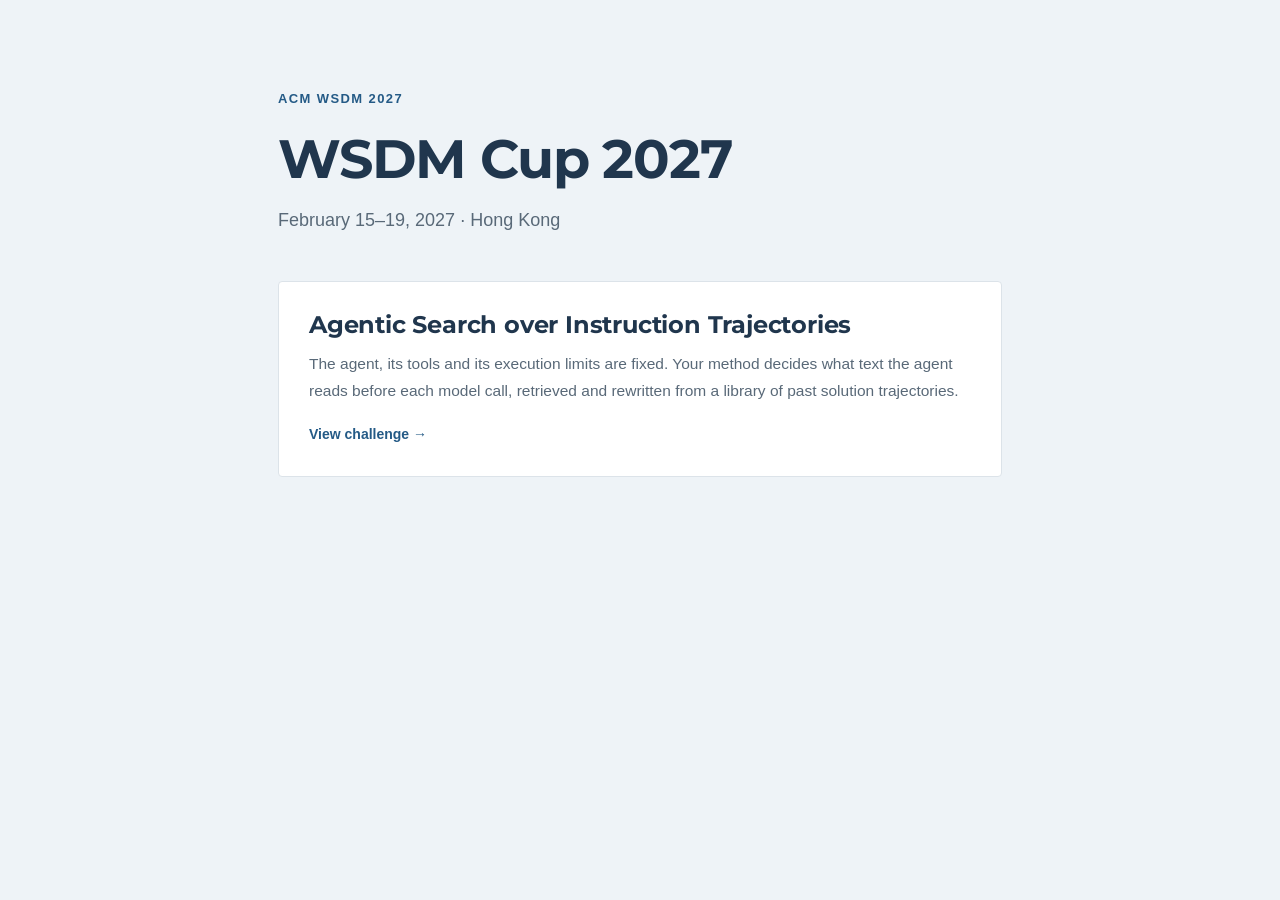
<file: index.html>
<!doctype html>
<html lang="en">
<head>
  <meta charset="utf-8">
  <meta name="viewport" content="width=device-width, initial-scale=1">
  <meta name="description" content="WSDM Cup 2027 — challenges hosted at ACM WSDM 2027, February 15–19, 2027, Hong Kong.">
  <meta name="theme-color" content="#eef3f7">
  <title>WSDM Cup 2027</title>
  <style>
    @font-face{font-family:Montserrat;src:url('agenticsearch/assets/montserrat-regular.ttf') format('truetype');font-weight:400;font-display:swap}
    @font-face{font-family:Montserrat;src:url('agenticsearch/assets/montserrat-bold.ttf') format('truetype');font-weight:700;font-display:swap}
    :root{--ink:#20364d;--text:#344454;--muted:#596978;--blue:#245a86;--line:#dce3e9;--pale:#eef3f7}
    *{box-sizing:border-box}
    body{margin:0;background:var(--pale);color:var(--text);font:16px/1.75 Arial,Helvetica,sans-serif}
    .wrap{max-width:780px;margin:0 auto;padding:88px 28px 96px}
    .kicker{font-size:13px;font-weight:700;letter-spacing:1.4px;text-transform:uppercase;color:var(--blue);margin:0 0 18px}
    h1{font-family:Montserrat,Arial,sans-serif;font-size:54px;line-height:1.12;letter-spacing:-1.2px;color:var(--ink);margin:0 0 16px}
    .lede{font-size:18px;color:var(--muted);margin:0 0 44px;max-width:580px}
    .card{display:block;background:#fff;border:1px solid var(--line);border-radius:4px;padding:28px 30px;text-decoration:none;transition:border-color .15s ease,transform .15s ease}
    .card:hover,.card:focus-visible{border-color:var(--blue);transform:translateY(-2px)}
    .card h2{font-family:Montserrat,Arial,sans-serif;font-size:24px;line-height:1.25;color:var(--ink);margin:0 0 10px;letter-spacing:-.2px}
    .card p{margin:0 0 16px;font-size:15.5px;color:var(--muted)}
    .card .go{font-size:14px;font-weight:700;color:var(--blue)}
    @media(max-width:600px){.wrap{padding:56px 20px 64px}h1{font-size:36px}.lede{font-size:16.5px;margin-bottom:32px}.card{padding:22px}}
  </style>
</head>
<body>
  <main class="wrap">
    <p class="kicker">ACM WSDM 2027</p>
    <h1>WSDM Cup 2027</h1>
    <p class="lede">February 15&ndash;19, 2027 &middot; Hong Kong</p>

    <a class="card" href="agenticsearch/">
      <h2>Agentic Search over Instruction Trajectories</h2>
      <p>The agent, its tools and its execution limits are fixed. Your method decides what text the agent reads before each model call, retrieved and rewritten from a library of past solution trajectories.</p>
      <span class="go">View challenge &rarr;</span>
    </a>
  </main>
</body>
</html>
</file>
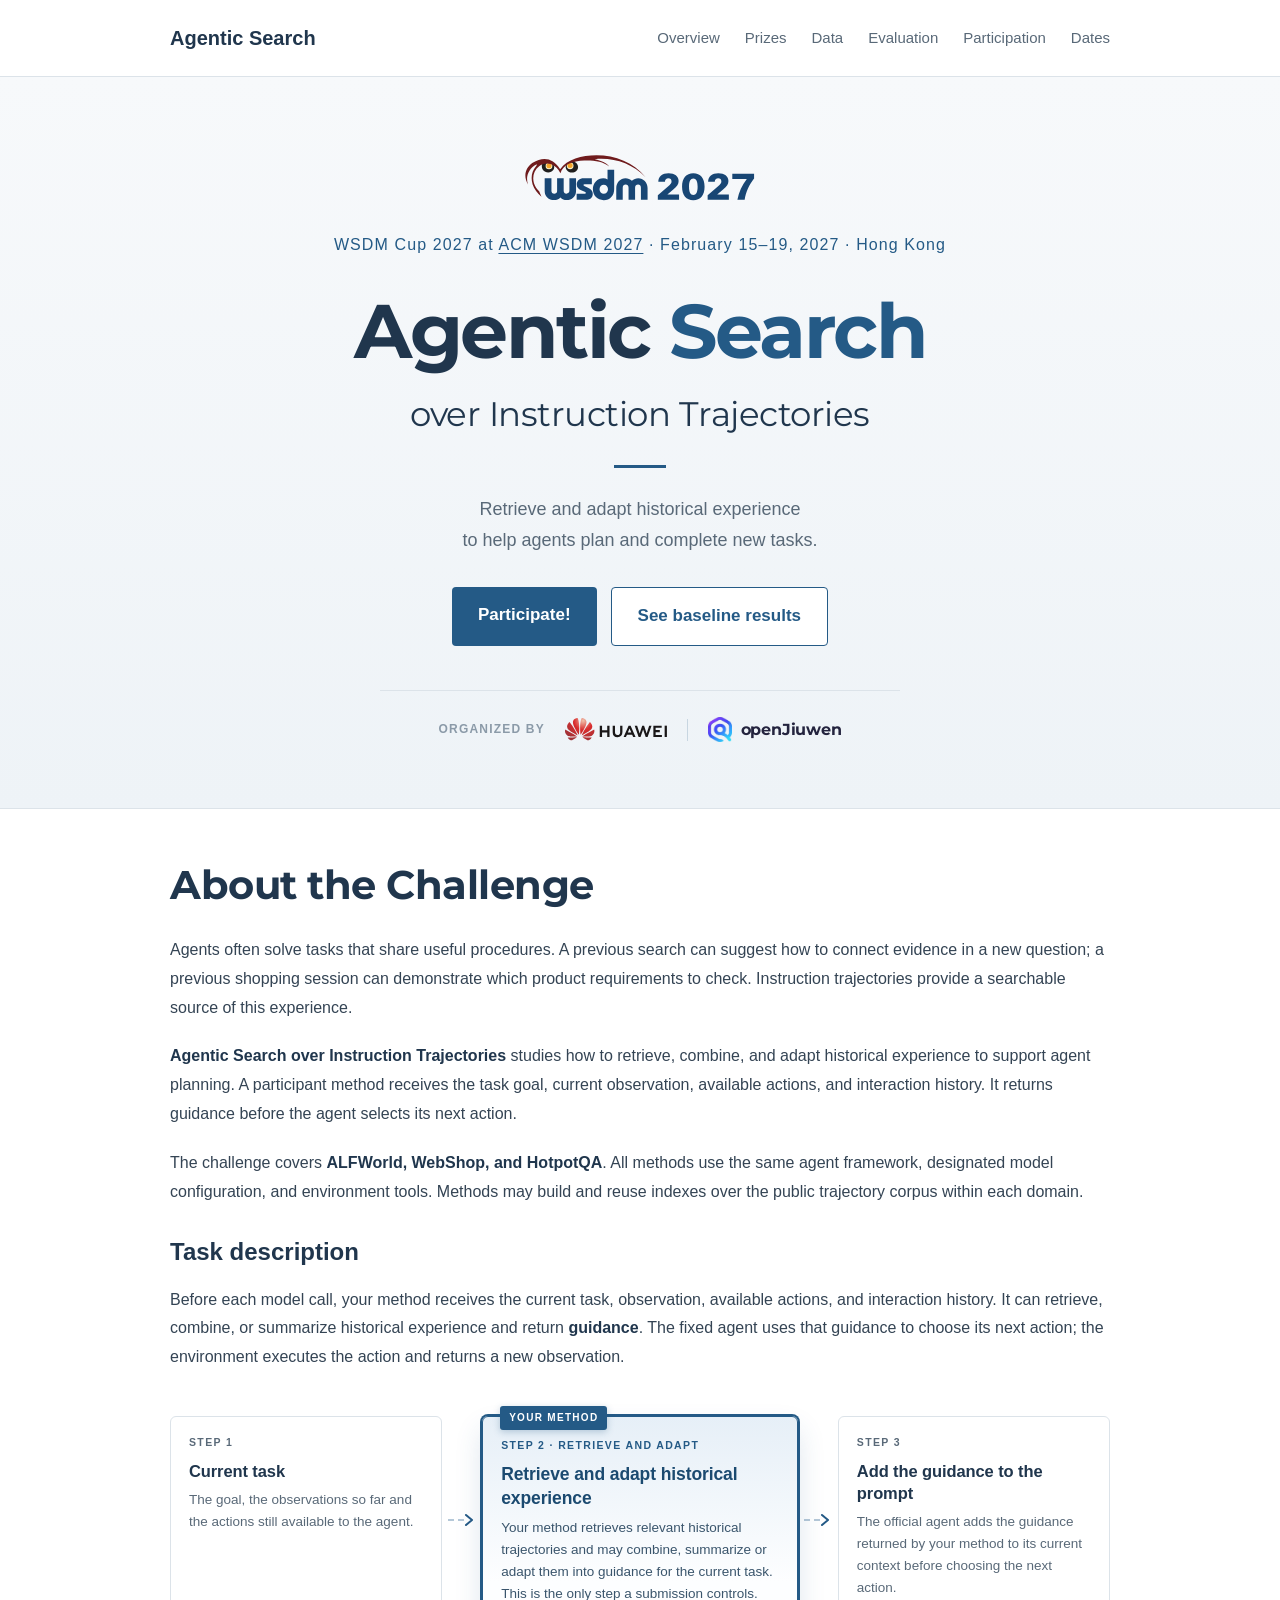
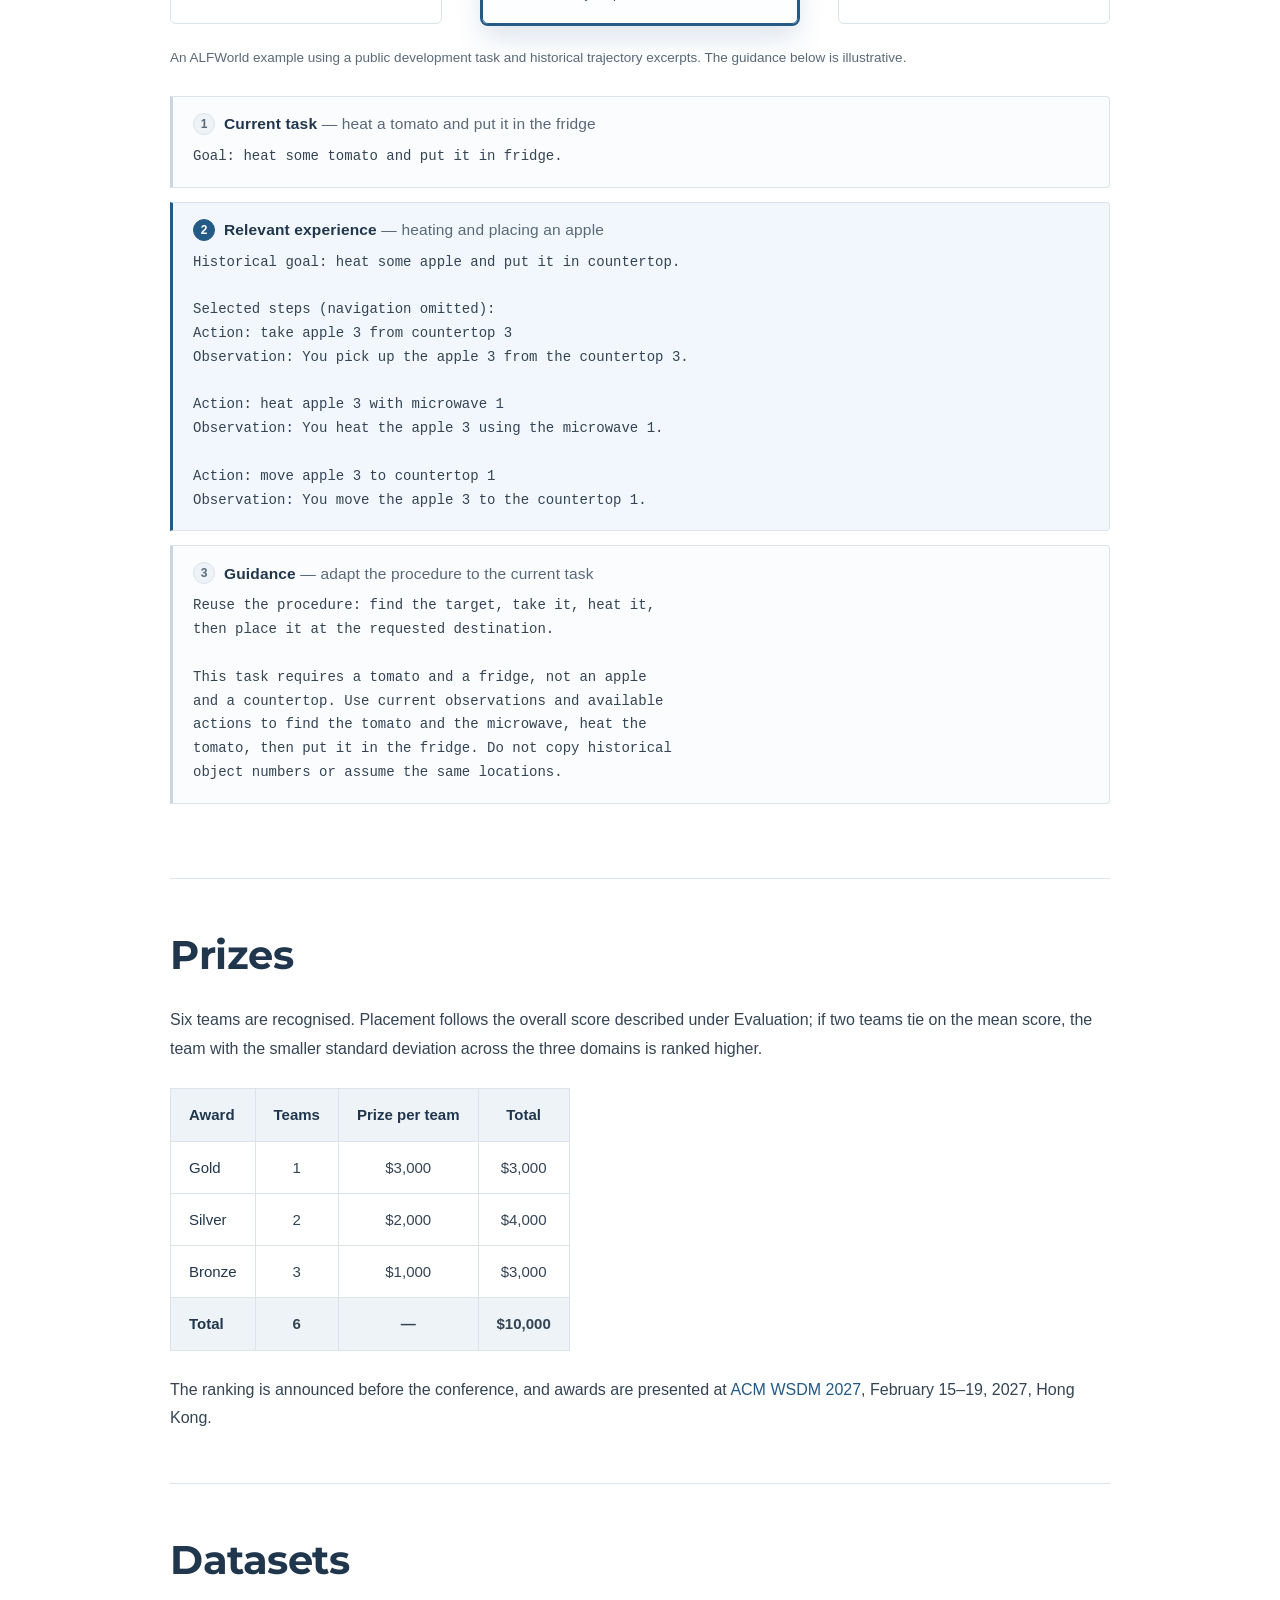
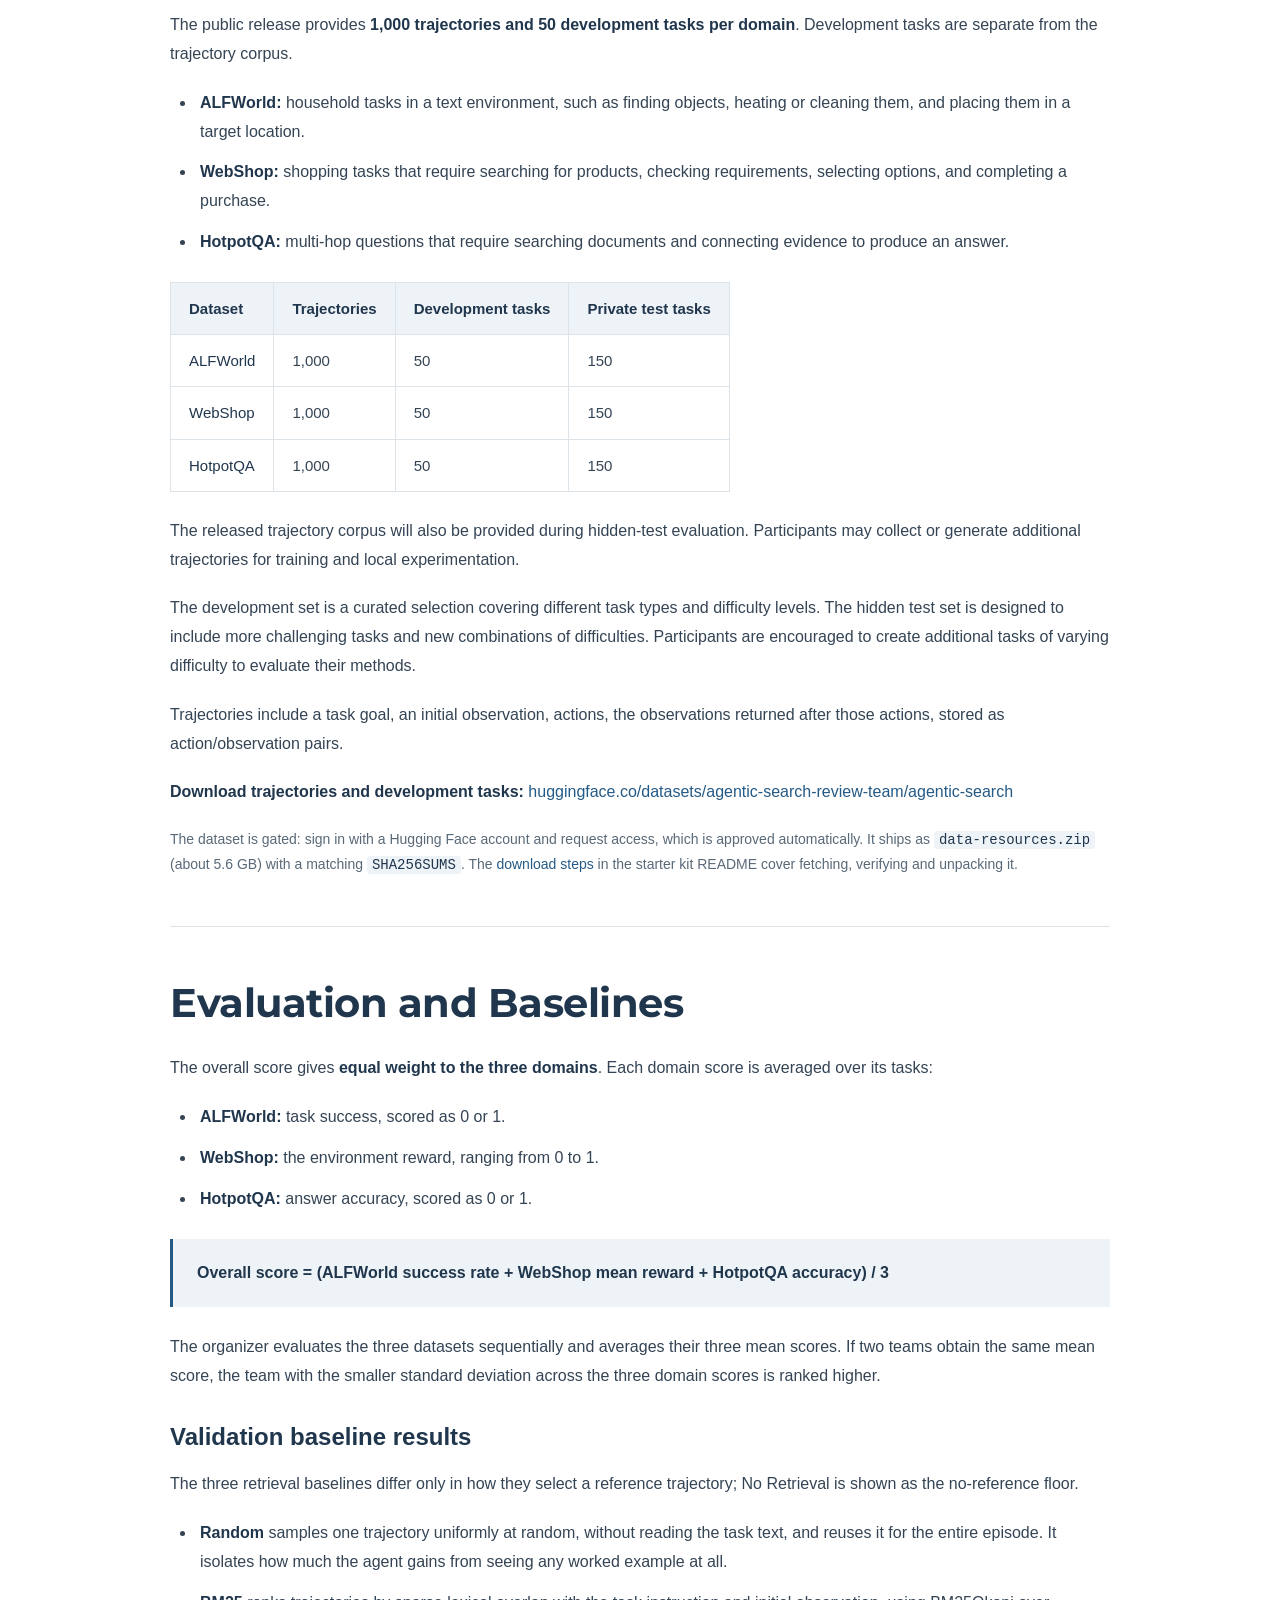
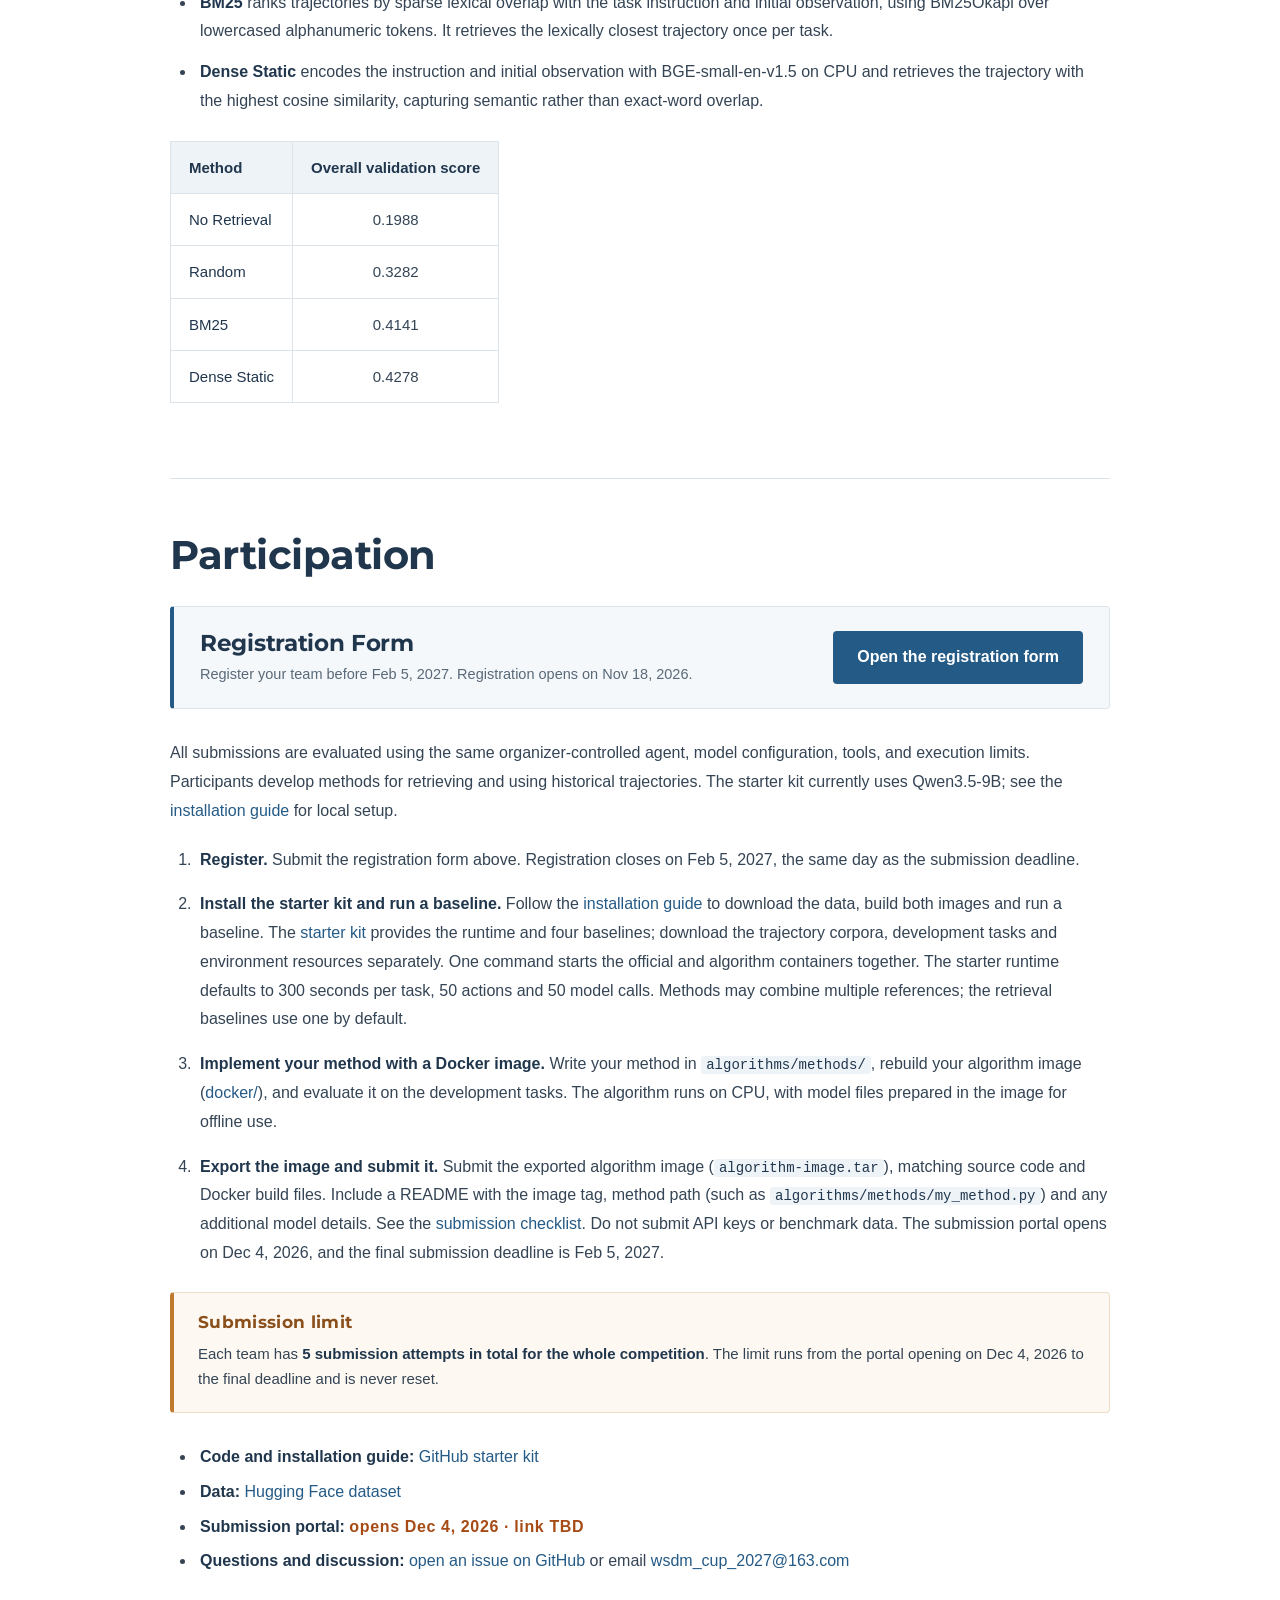
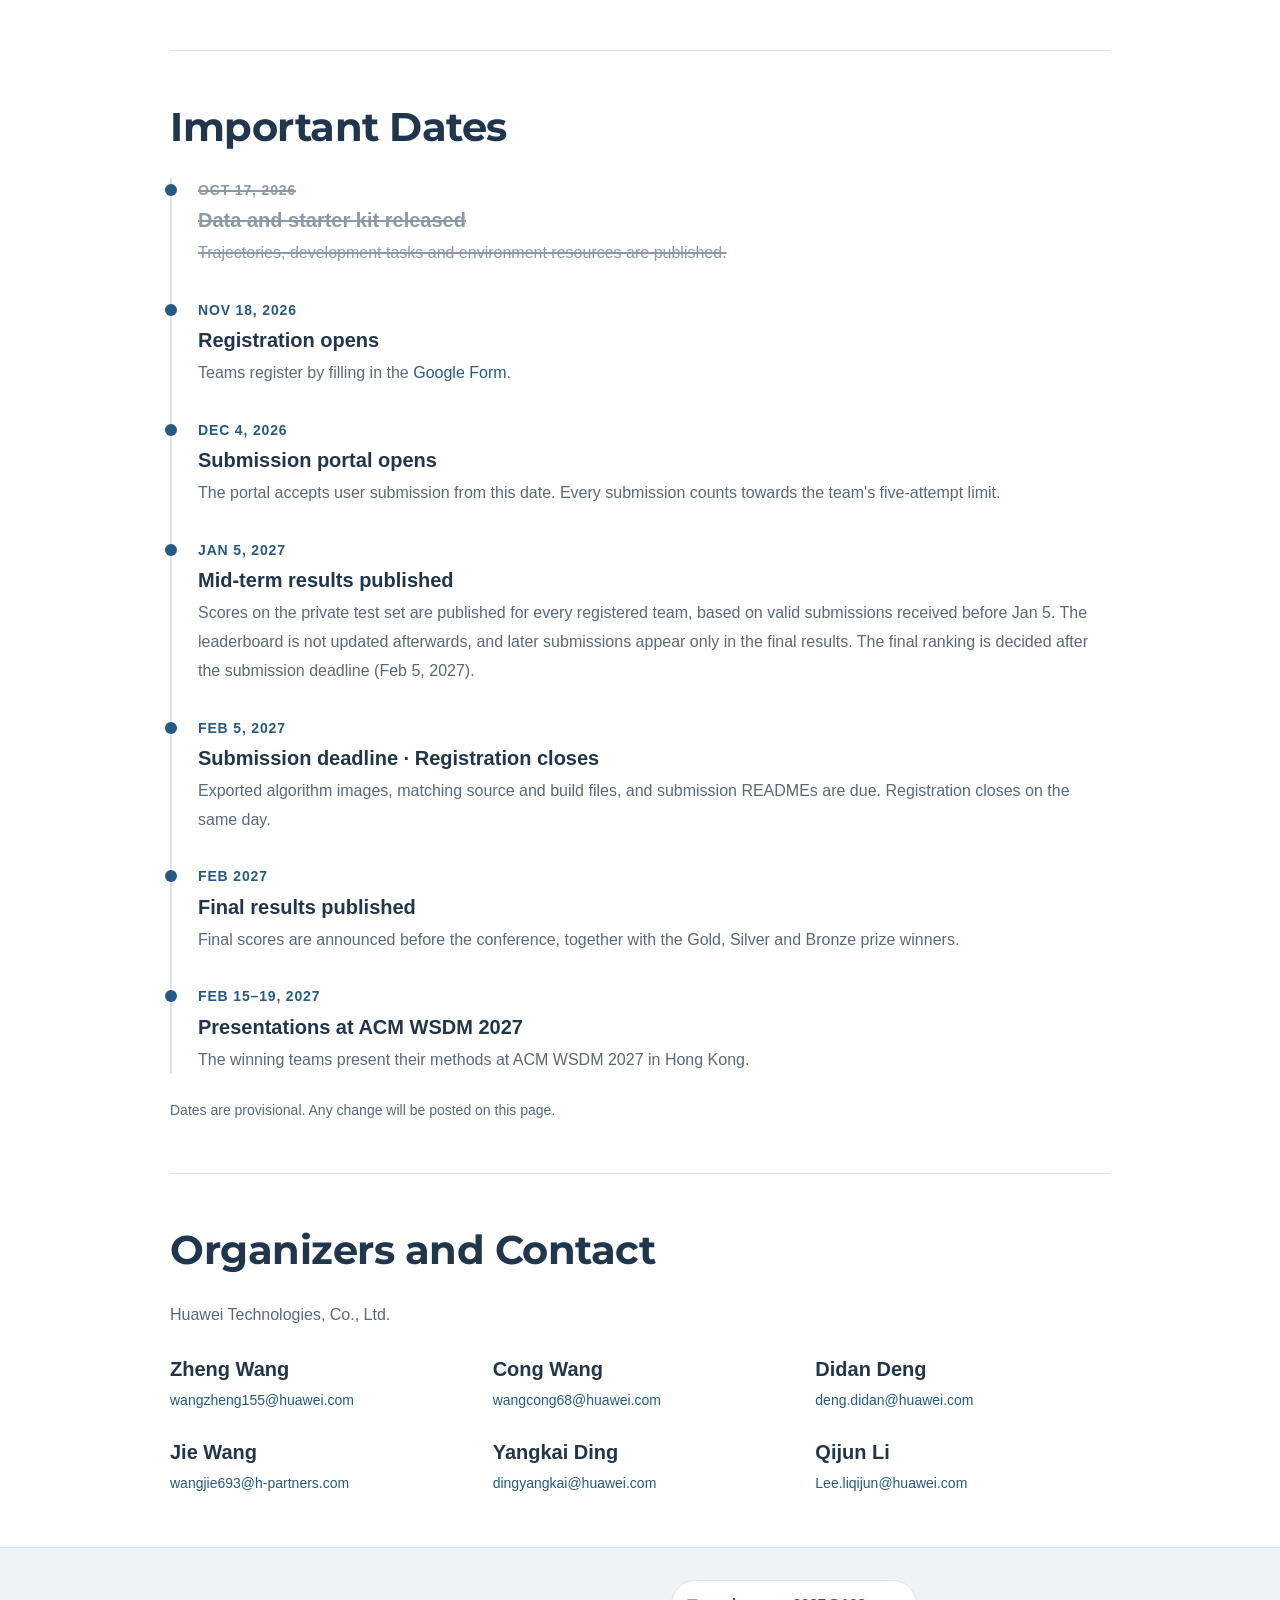
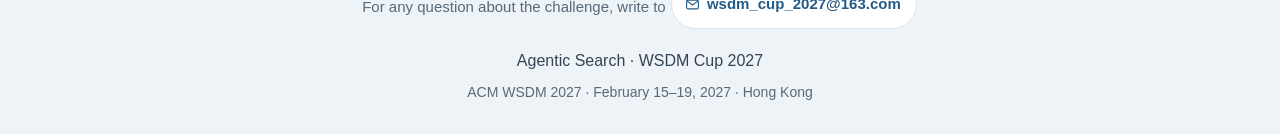
<file: agenticsearch/index.html>
<!doctype html>
<html lang="en">
<head>
  <meta charset="utf-8">
  <meta name="viewport" content="width=device-width, initial-scale=1">
  <meta name="description" content="Agentic Search over Instruction Trajectories — a WSDM Cup 2027 challenge at ACM WSDM 2027, February 15–19, Hong Kong.">
  <meta name="theme-color" content="#eef3f7">
  <title>Agentic Search · WSDM Cup 2027</title>
  <link rel="stylesheet" href="styles.css?v=6">
  <script src="site.js" defer></script>
</head>
<body id="page-top">
  <a class="skip-link" href="#main">Skip to content</a>
  <nav class="navbar" aria-label="Main navigation">
    <div class="container nav-inner">
      <a class="navbar-brand" href="#page-top">Agentic Search</a>
      <button class="menu-toggle" type="button" aria-expanded="false" aria-controls="nav-links"><span class="sr-only">Toggle navigation</span><span aria-hidden="true">☰</span></button>
      <div class="nav-links" id="nav-links"><a href="#overview">Overview</a><a href="#prizes">Prizes</a><a href="#data">Data</a><a href="#evaluation">Evaluation</a><a href="#participation">Participation</a><a href="#dates">Dates</a></div>
    </div>
  </nav>
  <header class="hero">
    <div class="container">
      <a class="hero-logo" href="https://www.wsdm-conference.org/2027/" target="_blank" rel="noopener"><img src="assets/wsdm-2027.svg" alt="ACM WSDM 2027"></a>
      <p class="conference">WSDM Cup 2027 at <a href="https://www.wsdm-conference.org/2027/">ACM WSDM 2027</a> · February 15&ndash;19, 2027 · Hong Kong</p>
      <h1>Agentic <em>Search</em><span>over Instruction Trajectories</span></h1>
      <p class="hero-description">Retrieve and adapt historical experience <br>to help agents plan and complete new tasks.</p>
      <div class="hero-actions">
        <a class="button" href="#participation">Participate!</a>
        <a class="button button-secondary" href="#evaluation">See baseline results</a>
      </div>
      <div class="hero-organizers">
        <span class="hero-organizers-label">Organized by</span>
        <a class="brand brand-huawei" href="https://www.huawei.com" target="_blank" rel="noopener"><img src="assets/huawei-logo.svg" alt="Huawei"></a>
        <span class="brand-sep" aria-hidden="true"></span>
        <a class="brand brand-jiuwen" href="https://openjiuwen.com" target="_blank" rel="noopener"><img src="assets/openjiuwen-logo.png" alt=""><span>openJiuwen</span></a>
      </div>
    </div>
  </header>
  <main id="main" class="container">
    <section id="overview">
      <h2>About the Challenge</h2>
      <p>Agents often solve tasks that share useful procedures. A previous search can suggest how to connect evidence in a new question; a previous shopping session can demonstrate which product requirements to check. Instruction trajectories provide a searchable source of this experience.</p>
      <p><strong>Agentic Search over Instruction Trajectories</strong> studies how to retrieve, combine, and adapt historical experience to support agent planning. A participant method receives the task goal, current observation, available actions, and interaction history. It returns guidance before the agent selects its next action.</p>
      <p>The challenge covers <strong>ALFWorld, WebShop, and HotpotQA</strong>. All methods use the same agent framework, designated model configuration, and environment tools. Methods may build and reuse indexes over the public trajectory corpus within each domain.</p>

      <h3>Task description</h3>
      <p>Before each model call, your method receives the current task, observation, available actions, and interaction history. It can retrieve, combine, or summarize historical experience and return <strong>guidance</strong>. The fixed agent uses that guidance to choose its next action; the environment executes the action and returns a new observation.</p>

      <div class="pipeline" aria-label="How a submission is used at every agent step">
        <div class="pipeline-stage">
          <span class="stage-step">Step 1</span>
          <h4>Current task</h4>
          <p>The goal, the observations so far and the actions still available to the agent.</p>
        </div>
        <div class="pipeline-link" aria-hidden="true"><svg viewBox="0 0 30 20" width="30" height="20" fill="none"><path d="M1 10h18" stroke="#9db6cb" stroke-width="1.6" stroke-dasharray="6 4"/><path d="M19 5l6 5-6 5" stroke="#245a86" stroke-width="2" stroke-linecap="round" stroke-linejoin="round"/></svg></div>
        <div class="pipeline-stage pipeline-stage--focus">
          <span class="stage-flag">Your method</span>
          <span class="stage-step">Step 2 &middot; retrieve and adapt</span>
          <h4>Retrieve and adapt historical experience</h4>
          <p>Your method retrieves relevant historical trajectories and may combine, summarize or adapt them into guidance for the current task. This is the only step a submission controls.</p>
        </div>
        <div class="pipeline-link" aria-hidden="true"><svg viewBox="0 0 30 20" width="30" height="20" fill="none"><path d="M1 10h18" stroke="#9db6cb" stroke-width="1.6" stroke-dasharray="6 4"/><path d="M19 5l6 5-6 5" stroke="#245a86" stroke-width="2" stroke-linecap="round" stroke-linejoin="round"/></svg></div>
        <div class="pipeline-stage">
          <span class="stage-step">Step 3</span>
          <h4>Add the guidance to the prompt</h4>
          <p>The official agent adds the guidance returned by your method to its current context before choosing the next action.</p>
        </div>
      </div>

      <p class="pipeline-caption">An ALFWorld example using a public development task and historical trajectory excerpts. The guidance below is illustrative.</p>

      <div class="example">
        <div class="example-step">
          <div class="example-head"><span class="chip">1</span><h4>Current task <em>&mdash; heat a tomato and put it in the fridge</em></h4></div>
          <pre class="code">Goal: heat some tomato and put it in fridge.</pre>
        </div>

        <div class="example-step example-step--focus">
          <div class="example-head"><span class="chip chip--focus">2</span><h4>Relevant experience <em>&mdash; heating and placing an apple</em></h4></div>
          <pre class="code">Historical goal: heat some apple and put it in countertop.

Selected steps (navigation omitted):
Action: take apple 3 from countertop 3
Observation: You pick up the apple 3 from the countertop 3.

Action: heat apple 3 with microwave 1
Observation: You heat the apple 3 using the microwave 1.

Action: move apple 3 to countertop 1
Observation: You move the apple 3 to the countertop 1.</pre>
        </div>

        <div class="example-step">
          <div class="example-head"><span class="chip">3</span><h4>Guidance <em>&mdash; adapt the procedure to the current task</em></h4></div>
          <pre class="code">Reuse the procedure: find the target, take it, heat it,
then place it at the requested destination.

This task requires a tomato and a fridge, not an apple
and a countertop. Use current observations and available
actions to find the tomato and the microwave, heat the
tomato, then put it in the fridge. Do not copy historical
object numbers or assume the same locations.</pre>
        </div>
      </div>
    </section>

    <section id="prizes">
      <h2>Prizes</h2>
      <p>Six teams are recognised. Placement follows the overall score described under Evaluation; if two teams tie on the mean score, the team with the smaller standard deviation across the three domains is ranked higher.</p>
      <div class="table-scroll" role="region" aria-label="Prize table" tabindex="0"><table class="prizes-table"><thead><tr><th scope="col">Award</th><th scope="col">Teams</th><th scope="col">Prize per team</th><th scope="col">Total</th></tr></thead><tbody><tr><th scope="row">Gold</th><td>1</td><td>$3,000</td><td>$3,000</td></tr><tr><th scope="row">Silver</th><td>2</td><td>$2,000</td><td>$4,000</td></tr><tr><th scope="row">Bronze</th><td>3</td><td>$1,000</td><td>$3,000</td></tr><tr class="prizes-total"><th scope="row">Total</th><td>6</td><td>&mdash;</td><td>$10,000</td></tr></tbody></table></div>
      <p>The ranking is announced before the conference, and awards are presented at <a href="https://www.wsdm-conference.org/2027/">ACM WSDM 2027</a>, February 15&ndash;19, 2027, Hong Kong.</p>
    </section>

    <section id="data">
      <h2>Datasets</h2>
      <p>The public release provides <strong>1,000 trajectories and 50 development tasks per domain</strong>. Development tasks are separate from the trajectory corpus.</p>
      <ul>
        <li><strong>ALFWorld:</strong> household tasks in a text environment, such as finding objects, heating or cleaning them, and placing them in a target location.</li>
        <li><strong>WebShop:</strong> shopping tasks that require searching for products, checking requirements, selecting options, and completing a purchase.</li>
        <li><strong>HotpotQA:</strong> multi-hop questions that require searching documents and connecting evidence to produce an answer.</li>
      </ul>
      <div class="table-scroll" role="region" aria-label="Dataset release table" tabindex="0"><table><thead><tr><th scope="col">Dataset</th><th scope="col">Trajectories</th><th scope="col">Development tasks</th><th scope="col">Private test tasks</th></tr></thead><tbody><tr><th scope="row">ALFWorld</th><td>1,000</td><td>50</td><td>150</td></tr><tr><th scope="row">WebShop</th><td>1,000</td><td>50</td><td>150</td></tr><tr><th scope="row">HotpotQA</th><td>1,000</td><td>50</td><td>150</td></tr></tbody></table></div>
      <p>The released trajectory corpus will also be provided during hidden-test evaluation. Participants may collect or generate additional trajectories for training and local experimentation.</p>
      <p>The development set is a curated selection covering different task types and difficulty levels. The hidden test set is designed to include more challenging tasks and new combinations of difficulties. Participants are encouraged to create additional tasks of varying difficulty to evaluate their methods.</p>
      <p>Trajectories include a task goal, an initial observation, actions, the observations returned after those actions, stored as action/observation pairs.</p>
      <p><strong>Download trajectories and development tasks:</strong> <a class="dataset-link" href="https://huggingface.co/datasets/agentic-search-review-team/agentic-search">huggingface.co/datasets/agentic-search-review-team/agentic-search</a></p>
      <p class="note">The dataset is gated: sign in with a Hugging Face account and request access, which is approved automatically. It ships as <code>data-resources.zip</code> (about 5.6&nbsp;GB) with a matching <code>SHA256SUMS</code>. The <a href="https://github.com/wsdm2027-cup/wsdm2027-cup.github.io/tree/main/starter-kit#2-download-the-data">download steps</a> in the starter kit README cover fetching, verifying and unpacking it.</p>
    </section>

    <section id="evaluation">
      <h2>Evaluation and Baselines</h2>
      <p>The overall score gives <strong>equal weight to the three domains</strong>. Each domain score is averaged over its tasks:</p>
      <ul><li><strong>ALFWorld:</strong> task success, scored as 0 or 1.</li><li><strong>WebShop:</strong> the environment reward, ranging from 0 to 1.</li><li><strong>HotpotQA:</strong> answer accuracy, scored as 0 or 1.</li></ul>
      <p class="score-formula"><strong>Overall score = (ALFWorld success rate + WebShop mean reward + HotpotQA accuracy) / 3</strong></p>
      <p>The organizer evaluates the three datasets sequentially and averages their three mean scores. If two teams obtain the same mean score, the team with the smaller standard deviation across the three domain scores is ranked higher.</p>
      <h3>Validation baseline results</h3>
      <p>The three retrieval baselines differ only in how they select a reference trajectory; No Retrieval is shown as the no-reference floor.</p>
      <ul>
        <li><strong>Random</strong> samples one trajectory uniformly at random, without reading the task text, and reuses it for the entire episode. It isolates how much the agent gains from seeing any worked example at all.</li>
        <li><strong>BM25</strong> ranks trajectories by sparse lexical overlap with the task instruction and initial observation, using BM25Okapi over lowercased alphanumeric tokens. It retrieves the lexically closest trajectory once per task.</li>
        <li><strong>Dense Static</strong> encodes the instruction and initial observation with BGE-small-en-v1.5 on CPU and retrieves the trajectory with the highest cosine similarity, capturing semantic rather than exact-word overlap.</li>
      </ul>
      <div class="table-scroll" role="region" aria-label="Overall validation baseline results" tabindex="0"><table class="results-table"><thead><tr><th scope="col">Method</th><th scope="col">Overall validation score</th></tr></thead><tbody><tr><th scope="row">No Retrieval</th><td>0.1988</td></tr><tr><th scope="row">Random</th><td>0.3282</td></tr><tr><th scope="row">BM25</th><td>0.4141</td></tr><tr><th scope="row">Dense Static</th><td>0.4278</td></tr></tbody></table></div>
    </section>

    <section id="participation">
      <h2>Participation</h2>

      <div class="registration">
        <div class="registration-text">
          <h3>Registration Form</h3>
          <p>Register your team before Feb 5, 2027. Registration opens on Nov 18, 2026.</p>
        </div>
        <a class="button" href="https://docs.google.com/forms/d/e/1FAIpQLSddTIzBP3PdGSzp6jAiMErPn8EvGdzsxvKf4Ra8H5TgE26DmA/viewform?pli=1" target="_blank" rel="noopener">Open the registration form</a>
      </div>

      <p>All submissions are evaluated using the same organizer-controlled agent, model configuration, tools, and execution limits. Participants develop methods for retrieving and using historical trajectories. The starter kit currently uses Qwen3.5-9B; see the <a href="https://github.com/wsdm2027-cup/wsdm2027-cup.github.io/tree/main/starter-kit">installation guide</a> for local setup.</p>
      <ol class="steps">
        <li><strong>Register.</strong> Submit the registration form above. Registration closes on Feb 5, 2027, the same day as the submission deadline.</li>
        <li><strong>Install the starter kit and run a baseline.</strong> Follow the <a href="https://github.com/wsdm2027-cup/wsdm2027-cup.github.io/tree/main/starter-kit">installation guide</a> to download the data, build both images and run a baseline. The <a href="https://github.com/wsdm2027-cup/wsdm2027-cup.github.io/tree/main/starter-kit">starter kit</a> provides the runtime and four baselines; download the trajectory corpora, development tasks and environment resources separately. One command starts the official and algorithm containers together. The starter runtime defaults to 300 seconds per task, 50 actions and 50 model calls. Methods may combine multiple references; the retrieval baselines use one by default.</li>
        <li><strong>Implement your method with a Docker image.</strong> Write your method in <code>algorithms/methods/</code>, rebuild your algorithm image (<a href="https://github.com/wsdm2027-cup/wsdm2027-cup.github.io/tree/main/starter-kit/docker">docker/</a>), and evaluate it on the development tasks. The algorithm runs on CPU, with model files prepared in the image for offline use.</li>
        <li><strong>Export the image and submit it.</strong> Submit the exported algorithm image (<code>algorithm-image.tar</code>), matching source code and Docker build files. Include a README with the image tag, method path (such as <code>algorithms/methods/my_method.py</code>) and any additional model details. See the <a href="https://github.com/wsdm2027-cup/wsdm2027-cup.github.io/tree/main/starter-kit#5-submit-your-method">submission checklist</a>. Do not submit API keys or benchmark data. The submission portal opens on Dec 4, 2026, and the final submission deadline is Feb 5, 2027.</li>
      </ol>

      <div class="limit">
        <h3>Submission limit</h3>
        <p>Each team has <strong>5 submission attempts in total for the whole competition</strong>. The limit runs from the portal opening on Dec 4, 2026 to the final deadline and is never reset.</p>
      </div>
      <ul class="resources"><li><strong>Code and installation guide:</strong> <a href="https://github.com/wsdm2027-cup/wsdm2027-cup.github.io/tree/main/starter-kit">GitHub starter kit</a></li><li><strong>Data:</strong> <a href="https://huggingface.co/datasets/agentic-search-review-team/agentic-search">Hugging Face dataset</a></li><li><strong>Submission portal:</strong> <span class="pending">opens Dec 4, 2026 &middot; link TBD</span></li><li><strong>Questions and discussion:</strong> <a href="https://github.com/wsdm2027-cup/wsdm2027-cup.github.io/issues">open an issue on GitHub</a> or email <a href="mailto:wsdm_cup_2027@163.com">wsdm_cup_2027@163.com</a></li></ul>
    </section>

    <section id="dates">
      <h2>Important Dates</h2>
      <ol class="timeline">
        <li class="timeline--past">
          <span class="timeline-date">Oct 17, 2026</span>
          <h3>Data and starter kit released</h3>
          <p>Trajectories, development tasks and environment resources are published.</p>
        </li>
        <li>
          <span class="timeline-date">Nov 18, 2026</span>
          <h3>Registration opens</h3>
          <p>Teams register by filling in the <a href="https://docs.google.com/forms/d/e/1FAIpQLSddTIzBP3PdGSzp6jAiMErPn8EvGdzsxvKf4Ra8H5TgE26DmA/viewform?pli=1" target="_blank" rel="noopener">Google Form</a>.</p>
        </li>
        <li>
          <span class="timeline-date">Dec 4, 2026</span>
          <h3>Submission portal opens</h3>
          <p>The portal accepts user submission from this date. Every submission counts towards the team's five-attempt limit.</p>
        </li>
        <li>
          <span class="timeline-date">Jan 5, 2027</span>
          <h3>Mid-term results published</h3>
          <p>Scores on the private test set are published for every registered team, based on valid submissions received before Jan 5. The leaderboard is not updated afterwards, and later submissions appear only in the final results. The final ranking is decided after the submission deadline (Feb 5, 2027).</p>
        </li>
        <li>
          <span class="timeline-date">Feb 5, 2027</span>
          <h3>Submission deadline &middot; Registration closes</h3>
          <p>Exported algorithm images, matching source and build files, and submission READMEs are due. Registration closes on the same day.</p>
        </li>
        <li>
          <span class="timeline-date">Feb 2027</span>
          <h3>Final results published</h3>
          <p>Final scores are announced before the conference, together with the Gold, Silver and Bronze prize winners.</p>
        </li>
        <li>
          <span class="timeline-date">Feb 15&ndash;19, 2027</span>
          <h3>Presentations at ACM WSDM 2027</h3>
          <p>The winning teams present their methods at ACM WSDM 2027 in Hong Kong.</p>
        </li>
      </ol>
      <p class="note">Dates are provisional. Any change will be posted on this page.</p>
    </section>

    <section id="team">
      <h2>Organizers and Contact</h2>
      <p class="organizer-affiliation">Huawei Technologies, Co., Ltd.</p>
      <ul class="organizer-list">
        <li><h3>Zheng Wang</h3><a href="mailto:wangzheng155@huawei.com">wangzheng155@huawei.com</a></li>
        <li><h3>Cong Wang</h3><a href="mailto:wangcong68@huawei.com">wangcong68@huawei.com</a></li>
        <li><h3>Didan Deng</h3><a href="mailto:deng.didan@huawei.com">deng.didan@huawei.com</a></li>
        <li><h3>Jie Wang</h3><a href="mailto:wangjie693@h-partners.com">wangjie693@h-partners.com</a></li>
        <li><h3>Yangkai Ding</h3><a href="mailto:dingyangkai@huawei.com">dingyangkai@huawei.com</a></li>
        <li><h3>Qijun Li</h3><a href="mailto:Lee.liqijun@huawei.com">Lee.liqijun@huawei.com</a></li>
      </ul>
    </section>
  </main>
  <footer>
    <div class="container">
      <p class="footer-contact">For any question about the challenge, write to <a href="mailto:wsdm_cup_2027@163.com"><svg aria-hidden="true" viewBox="0 0 24 24"><rect x="2.6" y="5" width="18.8" height="14" rx="2.4"/><path d="M3.4 6.6 12 12.9l8.6-6.3"/></svg>wsdm_cup_2027@163.com</a></p>
      <p>Agentic Search · WSDM Cup 2027</p>
      <p class="note">ACM WSDM 2027 · February 15&ndash;19, 2027 · Hong Kong</p>
    </div>
  </footer>
</body>
</html>
</file>
<file: agenticsearch/styles.css>
@font-face{font-family:Montserrat;src:url('assets/montserrat-regular.ttf') format('truetype');font-weight:400;font-display:swap}
@font-face{font-family:Montserrat;src:url('assets/montserrat-bold.ttf') format('truetype');font-weight:700;font-display:swap}
:root{--ink:#20364d;--text:#344454;--muted:#596978;--blue:#245a86;--line:#dce3e9;--pale:#eef3f7}
*{box-sizing:border-box}
html{scroll-behavior:smooth;scroll-padding-top:105px}
body{margin:0;background:#fff;color:var(--text);font:16px/1.8 Arial,Helvetica,sans-serif}
h1,h2,h3{color:var(--ink);line-height:1.3;margin:0}
h1,h2{font-family:Montserrat,Arial,sans-serif}
h2{font-size:40px;letter-spacing:-.5px;margin-bottom:25px}
h3{font-size:24px;margin:30px 0 18px}
p{margin:0 0 20px}
a{color:var(--blue);text-decoration:none}
a:hover{text-decoration:underline}
a:focus-visible,button:focus-visible,.table-scroll:focus-visible{outline:3px solid var(--blue);outline-offset:4px}
strong{color:var(--ink)}
.container{width:940px;max-width:calc(100% - 48px);margin:0 auto}
.navbar{position:sticky;top:0;z-index:20;background:#fff;border-bottom:1px solid var(--line)}
/* Conference logo at the top of the hero */
.hero-logo{display:inline-block;margin:0 0 20px;opacity:.9;transition:opacity .18s ease}
.hero-logo:hover,.hero-logo:focus-visible{opacity:1;text-decoration:none}
.hero-logo img{display:block;height:46px;width:auto}
/* Organizer logos at the base of the hero */
.hero-organizers{display:flex;align-items:center;justify-content:center;gap:20px;flex-wrap:wrap;margin:44px auto 0;padding-top:26px;max-width:520px;border-top:1px solid var(--line)}
.hero-organizers-label{font-size:12px;font-weight:700;letter-spacing:.1em;text-transform:uppercase;color:#8b9aa8}
.brand{display:inline-flex;align-items:center;gap:9px;opacity:.9;transition:opacity .18s ease}
.brand:hover,.brand:focus-visible{opacity:1;text-decoration:none}
.brand img{display:block;width:auto}
.brand-huawei img{height:23px}
.brand-jiuwen img{height:25px}
.brand-jiuwen span{font:700 15.5px/1 Montserrat,Arial,sans-serif;color:#0f0e2b;letter-spacing:-.2px}
.brand-sep{width:1px;height:22px;background:#c8d6e1}
@media(max-width:560px){
  .hero-logo{margin-bottom:16px}
  .hero-logo img{height:34px}
  .hero-organizers{margin-top:34px;padding-top:22px;gap:16px}
  .hero-organizers-label{font-size:11px}
  .brand-huawei img{height:18px}
  .brand-jiuwen img{height:20px}
  .brand-jiuwen span{font-size:13.5px;letter-spacing:0}
  .brand-sep{display:none}
}
.nav-inner{display:flex;justify-content:space-between;align-items:center;min-height:76px;gap:25px}
.navbar-brand{font-size:20px;font-weight:700;white-space:nowrap;color:var(--ink)}
.navbar-brand:hover{text-decoration:none}
.nav-links{display:flex;gap:25px}
.nav-links a{font-size:15px;color:var(--muted);padding:9px 0;border-bottom:2px solid transparent}
.nav-links a:hover,.nav-links a.active{color:var(--blue);border-bottom-color:var(--blue);text-decoration:none}
.menu-toggle{display:none}
.navbar.scrolled{box-shadow:0 3px 12px #20364d08}
.hero{background:linear-gradient(180deg,#f7f9fb,var(--pale));text-align:center;padding:78px 0 66px;border-bottom:1px solid var(--line)}
.conference{font-size:16px;letter-spacing:1.1px;color:var(--blue);margin-bottom:28px}
.conference a{text-decoration:underline;text-underline-offset:3px}
.hero h1{font-size:76px;letter-spacing:-2.5px;line-height:1.12}
.hero h1 em{font-style:normal;color:var(--blue)}
.hero h1 span{display:block;font-size:34px;font-weight:400;letter-spacing:-.5px;line-height:1.4;margin-top:18px}
.hero h1::after{content:"";display:block;width:52px;height:3px;background:var(--blue);margin:27px auto 0}
.hero-description{font-size:18px;color:var(--muted);margin:26px auto;line-height:1.7}
.button{display:inline-block;background:var(--blue);color:#fff;padding:13px 26px;border-radius:4px;font-size:17px;font-weight:700}
.button:hover{background:#1c476b;text-decoration:none}
section{padding:50px 0;border-bottom:1px solid var(--line)}
section:last-child{border-bottom:0}
section>p:last-child{margin-bottom:0}
ul,ol{margin:0 0 24px;padding-left:26px}
li{padding-left:4px;margin-bottom:12px}
.resources li{margin-bottom:6px}
.steps li{margin-bottom:16px}
.steps li:last-child{margin-bottom:0}
.steps li strong{color:var(--ink)}
.note{font-size:14px;line-height:1.75;color:var(--muted)}
.dataset-link{overflow-wrap:anywhere}
.pending{color:#a64b16;font-weight:700;letter-spacing:.04em}
.table-scroll{overflow-x:auto;margin:25px 0;max-width:100%}
table{width:auto;min-width:0;border-collapse:collapse;font-size:15px;line-height:1.55;text-align:left}
thead{background:var(--pale)}
th,td{padding:14px 18px;border:1px solid var(--line)}
thead th{font-weight:700;color:var(--ink)}
tbody th{font-weight:400;color:var(--ink)}
.results-table td,.results-table thead th:not(:first-child){text-align:center}
.score-formula{background:var(--pale);border-left:3px solid var(--blue);padding:20px 24px;margin:26px 0;line-height:1.75}
.hero-actions{display:flex;gap:14px;justify-content:center;flex-wrap:wrap;margin-top:32px}
.button-secondary{background:#fff;color:var(--blue);border:1px solid var(--blue)}
.button-secondary:hover{background:var(--pale)}
/* Task description pipeline */
.pipeline{display:grid;grid-template-columns:1fr 40px 1.16fr 40px 1fr;align-items:stretch;margin:30px 0 0;padding-top:14px}
.pipeline-stage{position:relative;display:flex;flex-direction:column;background:#fff;border:1px solid var(--line);border-radius:6px;padding:16px 18px 18px}
.stage-step{display:block;font-size:10.5px;font-weight:700;letter-spacing:.13em;text-transform:uppercase;color:var(--muted);margin-bottom:8px}
.pipeline-stage h4{font-size:16.5px;line-height:1.35;margin:0 0 7px;color:var(--ink);letter-spacing:-.1px}
.pipeline-stage p{font-size:13.5px;line-height:1.62;color:var(--muted);margin:0}
.pipeline-stage--focus{background:linear-gradient(180deg,#e6eff7 0%,#fdfeff 80%);border-color:var(--blue);box-shadow:0 0 0 2px var(--blue),0 14px 28px rgba(36,90,134,.16);padding-top:19px}
.pipeline-stage--focus .stage-step{color:var(--blue)}
.pipeline-stage--focus h4{font-size:17.5px;color:#1b4a70}
.pipeline-stage--focus p{color:#3a556c}
.stage-flag{position:absolute;top:-11px;left:17px;background:var(--blue);color:#fff;font-size:10px;font-weight:700;letter-spacing:.13em;text-transform:uppercase;padding:3px 9px;border-radius:3px;box-shadow:0 2px 7px rgba(36,90,134,.28)}
.pipeline-link{display:flex;align-items:center;justify-content:center}
.pipeline-link svg{display:block;width:30px;height:20px}
.pipeline-caption{font-size:13.5px;color:var(--muted);margin:22px 0 0}
.example{margin:26px 0 24px}
.example-step{border:1px solid var(--line);border-left:3px solid #c9d6e1;background:#fbfcfd;border-radius:0 4px 4px 0;padding:16px 20px 18px;margin-bottom:14px}
.example-step:last-child{margin-bottom:0}
.example-head{display:flex;align-items:center;gap:9px;margin-bottom:10px}
.example-head h4{font-size:15.5px;line-height:1.4;color:var(--ink);margin:0;letter-spacing:.01em}
.example-head h4 em{font-style:normal;font-weight:400;color:var(--muted)}
.chip{flex:none;display:inline-flex;align-items:center;justify-content:center;width:22px;height:22px;border-radius:50%;background:var(--pale);border:1px solid var(--line);color:var(--muted);font-size:12px;font-weight:700;line-height:1}
.chip--focus{background:var(--blue);border-color:var(--blue);color:#fff}
.example-step--focus{border-left-color:var(--blue);background:#f1f7fc}
.code{font:14px/1.7 ui-monospace,SFMono-Regular,Menlo,Consolas,monospace;white-space:pre-wrap;overflow-wrap:anywhere;margin:0;padding:0;color:var(--text);background:none}
code{font:14px/1.6 ui-monospace,SFMono-Regular,Menlo,Consolas,monospace;color:var(--ink);background:var(--pale);padding:1px 5px;border-radius:3px}
.registration{display:flex;align-items:center;justify-content:space-between;gap:24px;flex-wrap:wrap;background:#f5f8fb;border:1px solid var(--line);border-left:4px solid var(--blue);border-radius:4px;padding:22px 26px;margin:0 0 30px}
.registration-text h3{font-family:Montserrat,Arial,sans-serif;font-size:23px;letter-spacing:-.3px;margin:0 0 4px;color:var(--ink)}
.registration-text p{margin:0;font-size:14.5px;line-height:1.6;color:var(--muted)}
.registration .button{font-size:16px;padding:12px 24px;white-space:nowrap}
.registration-tbd{display:inline-block;border:1px dashed #c3d2de;border-radius:4px;padding:12px 26px;font-size:15px;font-weight:700;letter-spacing:.04em;color:#a64b16;background:#fff}
.limit{background:#fdf8f2;border:1px solid #ecdcc8;border-left:4px solid #c07a2f;border-radius:4px;padding:18px 24px 20px;margin:0 0 30px}
.limit h3{font-family:Montserrat,Arial,sans-serif;font-size:17px;letter-spacing:.02em;margin:0 0 8px;color:#8a4f1b}
.limit p{margin:0;font-size:15px;line-height:1.7;color:var(--text)}
.prizes-table td,.prizes-table thead th:not(:first-child){text-align:center}
.prizes-total th,.prizes-total td{font-weight:700;background:var(--pale)}
.timeline{list-style:none;padding:0;margin:0 0 24px;border-left:2px solid var(--line)}
.timeline li{position:relative;padding:0 0 0 26px;margin:0 0 30px}
.timeline li:last-child{margin-bottom:0}
.timeline li::before{content:"";position:absolute;left:-7px;top:6px;width:12px;height:12px;border-radius:50%;background:var(--blue)}
.timeline-date{display:block;font-size:14px;font-weight:700;letter-spacing:.06em;text-transform:uppercase;color:var(--blue);margin-bottom:4px}
.timeline h3{font-size:20px;margin:0 0 6px}
.timeline p{margin:0;color:var(--muted)}
.timeline--past::before{background:#c3cdd6}
.timeline--past .timeline-date,.timeline--past h3,.timeline--past p{color:#8d99a6;text-decoration:line-through;text-decoration-thickness:1.5px;text-decoration-color:#8d99a6;text-decoration-skip-ink:none}
.organizer-affiliation{color:var(--muted);font-size:16px;margin:0 0 26px}
.organizer-list{display:grid;grid-template-columns:repeat(3,minmax(0,1fr));gap:24px 28px;list-style:none;padding:0;margin:0;text-align:left}
.organizer-list li{padding:0;margin:0;min-width:0}
.organizer-list h3{font-size:20px;margin:0 0 4px}
.organizer-list a{font-size:14px;line-height:1.6;overflow-wrap:anywhere}
@media(max-width:767px){.organizer-list{grid-template-columns:repeat(2,minmax(0,1fr));gap:26px 18px}}
@media(max-width:480px){.organizer-list{grid-template-columns:1fr}}
footer{text-align:center;background:var(--pale);border-top:1px solid var(--line);padding:32px 0 30px;font-size:16px}
footer p{margin:0}
footer .note{font-size:14px;margin-top:4px}
.footer-contact{font-size:15px;color:var(--muted);margin:0 0 18px;line-height:2.7}
.footer-contact a{display:inline-flex;align-items:center;gap:7px;background:#fff;border:1px solid var(--line);border-radius:999px;padding:3px 15px 3px 13px;margin:0 1px;font-size:15px;font-weight:700;color:var(--blue);transition:border-color .18s,box-shadow .18s,transform .18s}
.footer-contact a:hover{text-decoration:none;border-color:#b9cddc;box-shadow:0 2px 10px #20364d16;transform:translateY(-1px)}
.footer-contact svg{width:15px;height:15px;flex:none;fill:none;stroke:currentColor;stroke-width:1.8;stroke-linecap:round;stroke-linejoin:round}
.skip-link{position:fixed;left:12px;top:-100px;z-index:50;background:white;padding:10px}
.skip-link:focus{top:12px}
.sr-only{position:absolute;width:1px;height:1px;overflow:hidden;clip:rect(0,0,0,0);white-space:nowrap}
@media(max-width:850px){.nav-links{gap:17px}.nav-links a{font-size:14px}.navbar-brand{font-size:18px}.hero h1{font-size:58px}.hero h1 span{font-size:34px}}
@media(max-width:767px){html{scroll-padding-top:90px}.container{max-width:calc(100% - 40px)}.nav-inner{min-height:66px;flex-wrap:wrap;gap:0}.menu-toggle{display:block;width:38px;height:36px;background:#fff;border:1px solid var(--line);border-radius:4px;color:var(--ink);font-size:23px;cursor:pointer}.nav-links{display:none;flex-direction:column;width:100%;gap:0;padding:7px 0 15px}.navbar.menu-open .nav-links{display:flex}.nav-links a{font-size:16px;padding:9px 0}.hero{padding:48px 0 42px}.conference{font-size:16px;margin-bottom:20px}.hero h1{font-size:42px;letter-spacing:-1px}.hero h1 span{font-size:28px;line-height:1.4;margin-top:12px}.hero-description{font-size:16px;margin:23px auto}.hero-description br{display:none}.button{font-size:16px;padding:12px 22px}section{padding:36px 0}h2{font-size:30px;margin-bottom:22px}h3{font-size:22px}p{margin-bottom:20px}.note{font-size:14px}table{font-size:15px}th,td{padding:12px 15px}.score-formula{padding:16px 18px;font-size:16px}footer{font-size:14px;padding:25px 0}}
@media(max-width:360px){.hero h1{font-size:35px}.hero h1 span{font-size:24px}.conference{font-size:14px}}
@media(prefers-reduced-motion:reduce){html{scroll-behavior:auto}}
@media(max-width:900px){.pipeline{grid-template-columns:1fr 30px 1.12fr 30px 1fr}.pipeline-stage{padding:14px 14px 16px}.pipeline-stage h4{font-size:15.5px}.pipeline-stage--focus h4{font-size:16.5px}.pipeline-stage p{font-size:13px}.pipeline-stage--focus{padding-top:17px}}
@media(max-width:767px){.hero-actions{margin-top:26px;gap:12px}.hero-actions .button{width:100%;text-align:center}.pipeline{grid-template-columns:1fr;margin-top:24px}.pipeline-link{height:34px}.pipeline-link svg{transform:rotate(90deg)}.pipeline-stage{padding:15px 16px 17px}.pipeline-stage h4{font-size:16.5px}.pipeline-stage--focus h4{font-size:17.5px}.pipeline-stage--focus{padding-top:20px}.pipeline-caption{font-size:13px;margin-top:20px}.example-step{padding:15px 16px}.example-head h4{font-size:14.5px}.code,.example-step .code{font-size:12.5px}code{font-size:12.5px}.timeline li{padding-left:22px;margin-bottom:26px}.timeline h3{font-size:19px}.registration{padding:18px 20px;gap:14px}.registration-text h3{font-size:20px}.registration-text p{font-size:14px}.registration-tbd{padding:10px 20px;font-size:14px}.limit{padding:16px 18px 18px}.limit h3{font-size:16px}.limit p{font-size:14.5px}}
</file>
